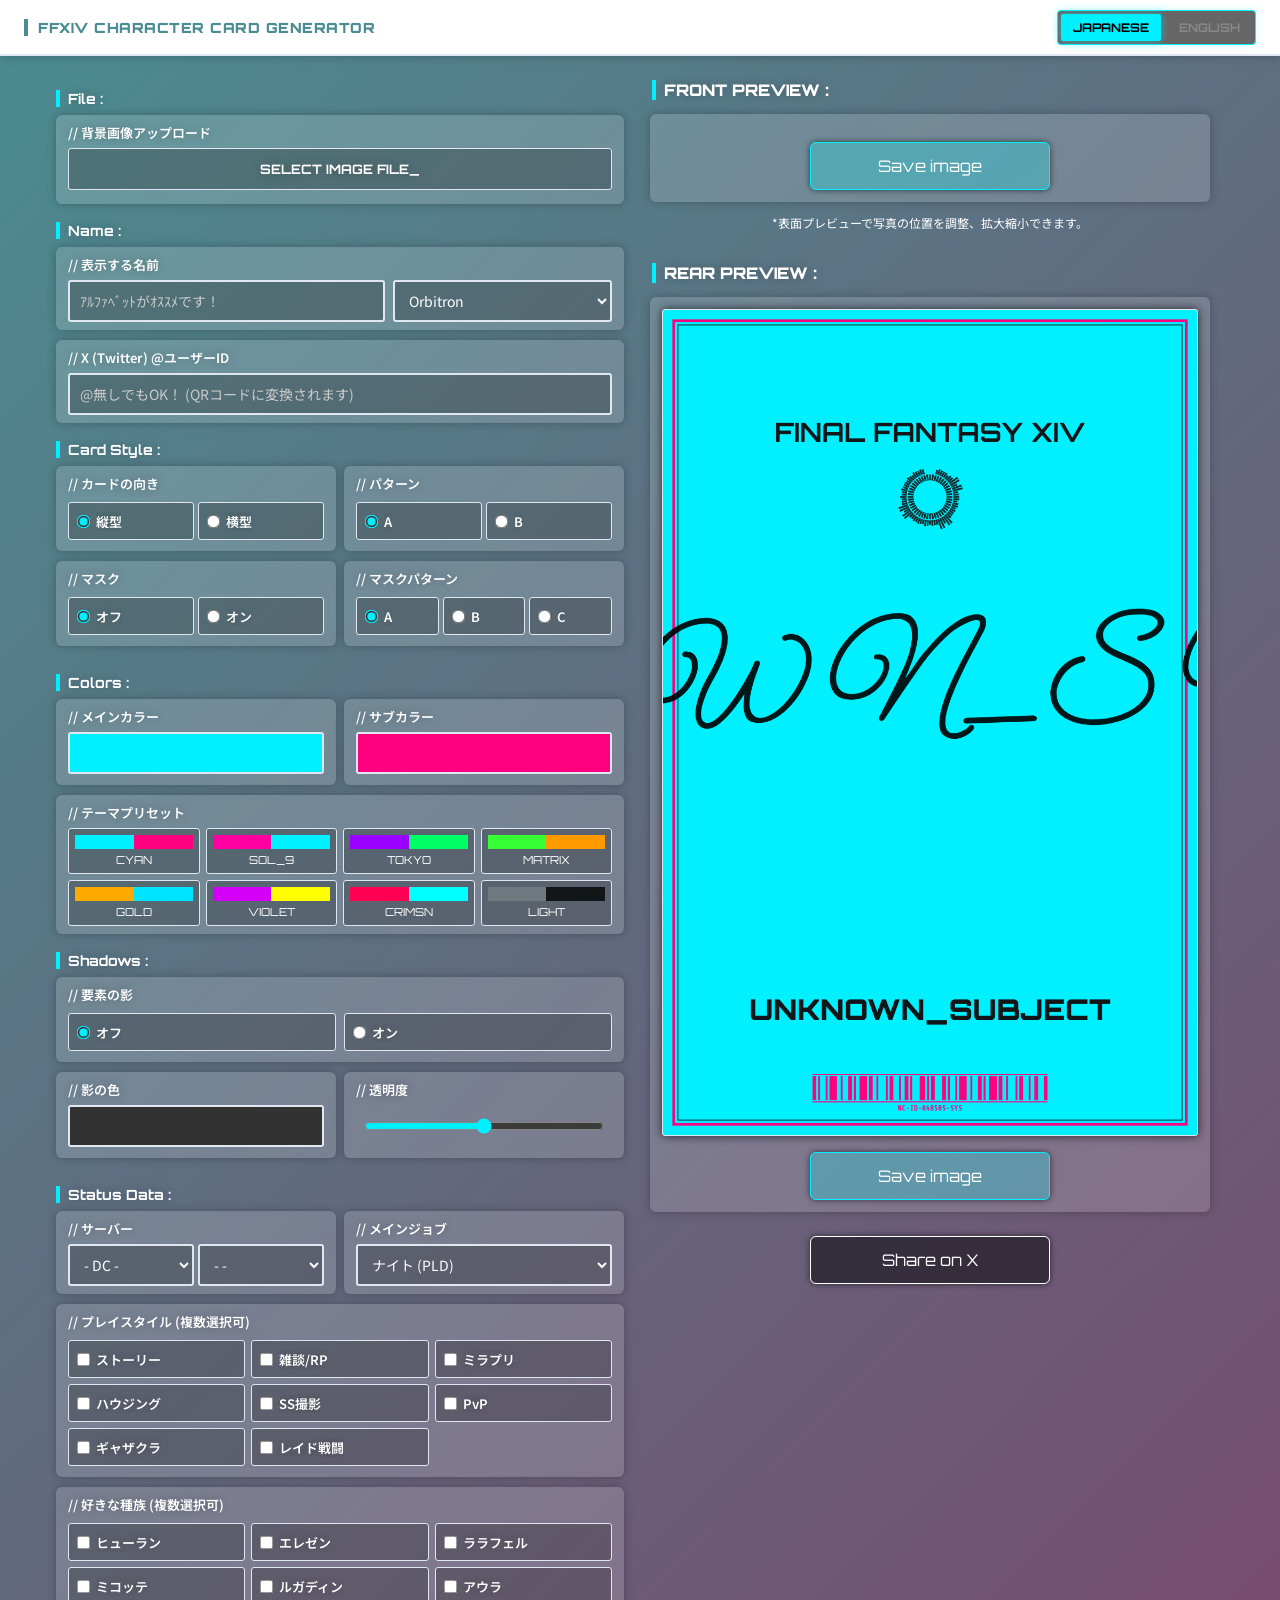
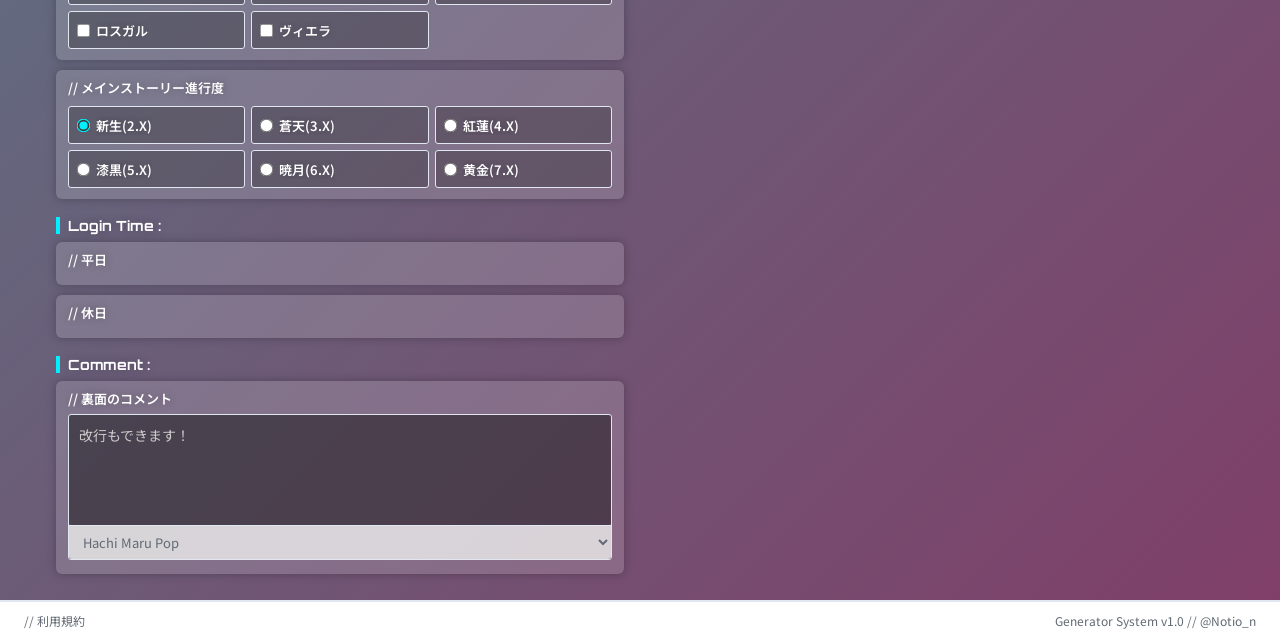
<file: index.html>
<!DOCTYPE html>
<!-- saved from url=(0031)https://mihaly-v.github.io/tst/ -->
<html lang="ja"><head><meta http-equiv="Content-Type" content="text/html; charset=UTF-8">
    
    <meta name="viewport" content="width=device-width, initial-scale=1.0">
    <title>FFXIV CHARACTER CARD GENERATOR</title>
    <link rel="preconnect" href="https://fonts.googleapis.com">
    <link rel="preconnect" href="https://fonts.gstatic.com" crossorigin>
    <link href="https://fonts.googleapis.com/css2?family=Meow+Script&display=swap" rel="stylesheet">
    <link href="https://fonts.googleapis.com/css2?family=Audiowide&family=Black+Han+Sans&family=Cinzel+Decorative:wght@400;700&family=Cinzel:wght@400..900&family=Dela+Gothic+One&family=Gasoek+One&family=Hachi+Maru+Pop&family=Major+Mono+Display&family=Montserrat:wght@100..900&family=Notable&family=Noto+Sans+JP&family=Orbitron:wght@400..900&display=swap" rel="stylesheet">    <link rel="stylesheet" href="style.css">
</head>
<body>

    <header>
        <div class="header-title" id="lblHeaderTitle">FFXIV CHARACTER CARD GENERATOR</div>
        <div class="lang-switcher">
            <button id="btnLangJP" class="active">
                <span class="lang-full">JAPANESE</span>
                <span class="lang-short">JP</span>
            </button>

            <button id="btnLangEN">
                <span class="lang-full">English</span>
                <span class="lang-short">EN</span>
            </button>
        </div>
    </header>

    <div class="center-wrapper">
        <div class="main-container">
            
            <div class="control-panel">
                <h3 class="section-title">File :</h3>
                <div class="form-group">
                    <label id="lblBgImage">背景画像アップロード</label>
                    <label class="custom-file-upload">
                        <input type="file" id="bgImage" accept="image/*">
                        <span id="file-upload-text">SELECT IMAGE FILE_</span>
                    </label>
                </div>
                <h3 class="section-title">Name :</h3>
                <div class="form-group">
                    <label id="lblCharName" for="charName">名前 (キャラクター名)</label>
                    <div class="name-input-container">
                        <input type="text" id="charName" value="" placeholder="ｱﾙﾌｧﾍﾞｯﾄがｵｽｽﾒです！">
                        <select id="textFontName">
                            <option class="font-orbitron" value="'Orbitron', sans-serif" selected>Orbitron</option>
                            <option class="font-cinzel" value="'Cinzel', serif">Cinzel</option>
                            <option class="font-cinzeldec" value="'Cinzel Decorative', serif">Cinzel Decorative</option>
                            <option class="font-montserrat" value="'Montserrat', sans-serif">Montserrat</option>
                            <option class="font-notojp" value="'Noto Sans JP', sans-serif">Noto Sans JP</option>
                            <option class="font-audiowide" value="'Audiowide', sans-serif">Audiowide</option>
                            <option class="font-blackhan" value="'Black Han Sans', sans-serif">Black Han Sans</option>
                            <option class="font-notable" value="'Notable', sans-serif">Notable</option>
                            <option class="font-gasoek" value="'Gasoek One', sans-serif">Gasoek One</option>
                            <option class="font-hachimaru" value="'Hachi Maru Pop', sans-serif">Hachi Maru Pop</option>
                            <option class="font-delagothic" value="'Dela Gothic One', sans-serif">Dela Gothic One</option>
                        </select>
                    </div>
                </div>

                <div class="form-group">
                    <label id="lblXID" for="xTwitterID">X (Twitter) @ユーザーID</label>
                    <input type="text" id="xTwitterID" value="" placeholder="@無しでもOK！ (QRコードに変換されます)">
                </div>

                

                <h3 class="section-title">Card Style :</h3>
                <div class="flex-row">
                    <div class="form-group">
                        <label id="lblOrientation">// カードの向き</label>
                        <div class="flex-row" style="gap:4px; margin-top:2px;">                        
                            <label class="radio-label"><input type="radio" name="cardOrientation" value="vertical" checked=""><span id="optVert">縦型</span></label>
                            <label class="radio-label"><input type="radio" name="cardOrientation" value="horizontal"><span id="optHoriz">横型</span></label>
                        </div>
                    </div>
                    <div class="form-group">
                        <label id="lblPattern">// パターン</label>
                        <div class="flex-row" style="gap:4px; margin-top:2px;">
                            <label class="radio-label"><input type="radio" name="layoutPattern" value="A" checked=""><span>A</span></label>
                            <label class="radio-label"><input type="radio" name="layoutPattern" value="B"><span>B</span></label>
                        </div>
                    </div>
                </div>
                <div class="flex-row">
                    <div class="form-group">
                        <label id="lblMask">// マスク</label>
                        <div class="flex-row" style="gap:4px; margin-top:2px;">
                            <label class="radio-label"><input type="radio" name="layoutMask" value="off" checked=""><span>オフ</span></label>
                            <label class="radio-label"><input type="radio" name="layoutMask" value="on"><span>オン</span></label>
                        </div>
                    </div>
                    <div class="form-group">
                        <label id="lblMaskPattern">// マスクパターン</label>
                        <div class="flex-row" style="gap:4px; margin-top:2px;">
                            <label class="radio-label"><input type="radio" name="layoutMaskPattern" value="mask-A.jpg" checked=""><span>A</span></label>
                            <label class="radio-label"><input type="radio" name="layoutMaskPattern" value="mask-B.jpg"><span>B</span></label>
                            <label class="radio-label"><input type="radio" name="layoutMaskPattern" value="mask-C.jpg"><span>C</span></label>
                        </div>
                    </div>
                </div>

                

                <h3 class="section-title">Colors :</h3>
                <div class="flex-row">
                    <div class="form-group">
                        <label id="lblCol1">メインカラー:</label>
                        <input type="color" id="themeColorPicker" value="#00f0ff">
                    </div>
                    <div class="form-group">
                        <label id="lblCol2">サブカラー:</label>
                        <input type="color" id="themeColorPicker2" value="#ff007f">
                    </div>
                </div>

                <div class="form-group">
                    <label id="lblColors">テーマプリセット</label>
                    <div class="palette-container" id="paletteContainer"><button type="button" class="palette-btn" title="CYAN"><div class="palette-preview"><div class="palette-color" style="background-color: rgb(0, 240, 255);"></div><div class="palette-color" style="background-color: rgb(255, 0, 127);"></div></div><span class="palette-label">CYAN</span></button><button type="button" class="palette-btn" title="SOL_9"><div class="palette-preview"><div class="palette-color" style="background-color: rgb(255, 0, 160);"></div><div class="palette-color" style="background-color: rgb(0, 240, 255);"></div></div><span class="palette-label">SOL_9</span></button><button type="button" class="palette-btn" title="TOKYO"><div class="palette-preview"><div class="palette-color" style="background-color: rgb(153, 0, 255);"></div><div class="palette-color" style="background-color: rgb(0, 255, 102);"></div></div><span class="palette-label">TOKYO</span></button><button type="button" class="palette-btn" title="MATRIX"><div class="palette-preview"><div class="palette-color" style="background-color: rgb(51, 255, 51);"></div><div class="palette-color" style="background-color: rgb(255, 153, 0);"></div></div><span class="palette-label">MATRIX</span></button><button type="button" class="palette-btn" title="GOLD"><div class="palette-preview"><div class="palette-color" style="background-color: rgb(255, 170, 0);"></div><div class="palette-color" style="background-color: rgb(0, 229, 255);"></div></div><span class="palette-label">GOLD</span></button><button type="button" class="palette-btn" title="VIOLET"><div class="palette-preview"><div class="palette-color" style="background-color: rgb(213, 0, 249);"></div><div class="palette-color" style="background-color: rgb(255, 255, 0);"></div></div><span class="palette-label">VIOLET</span></button><button type="button" class="palette-btn" title="CRIMSN"><div class="palette-preview"><div class="palette-color" style="background-color: rgb(255, 0, 85);"></div><div class="palette-color" style="background-color: rgb(0, 255, 255);"></div></div><span class="palette-label">CRIMSN</span></button><button type="button" class="palette-btn" title="LIGHT"><div class="palette-preview"><div class="palette-color" style="background-color: rgb(112, 120, 128);"></div><div class="palette-color" style="background-color: rgb(19, 22, 25);"></div></div><span class="palette-label">LIGHT</span></button></div>
                </div>
                <h3 class="section-title">Shadows :</h3>
                <div class="form-group" >
                    <label id="lblShadow">文字や要素の影：</label>
                    <div class="flex-row">
                        <label  class="radio-label"><input type="radio" name="textShadow" value="off" checked><span id="lblShadowOff">オフ</span></label>
                        <label  class="radio-label"><input type="radio" name="textShadow" value="on"><span id="lblShadowOn">オン</span></label>
                    </div>
                    
                </div>
                <div class="flex-row">
                    <div class="form-group">
                        <label id="lblShadowCol">影の色 :</label>
                        <input type="color" id="shadowColorPicker" value="#323232">
                    </div>
                    <div class="form-group">
                        <label id="lblAplha" for="alphaSlider">透明度 (Alpha):</label>
                        <div class="alphaWrap">
                            <input type="range" id="alphaSlider" min="0" max="1" step="0.01" value="0.5">
                            <span id="alphaValue">0.5</span>
                        </div>
                        <!-- <label class="radio-label"><input type="radio" name="textShadowColor" value="black" checked><span>黒</span></label>
                        <label class="radio-label"><input type="radio" name="textShadowColor" value="white"><span>白</span></label> -->
                    </div>
                </div>

                <h3 class="section-title">Status Data :</h3>
                <div class="flex-row">
                    <div class="form-group">
                        <label id="lblAffiliation">ワールド (DC / WORLD)</label>
                        <div class="flex-row" style="gap:4px;">
                            <select id="dcSelect">
                                <option value="" selected="">- DC -</option>
                                <option value="Secret">Secret</option>

                                <optgroup label="JP">
                                    <option value="Elemental">Elemental</option>
                                    <option value="Gaia">Gaia</option>
                                    <option value="Mana">Mana</option>
                                    <option value="Meteor">Meteor</option>
                                </optgroup>

                                <optgroup label="NA">
                                    <option value="Aether">Aether</option>
                                    <option value="Crystal">Crystal</option>
                                    <option value="Dynamis">Dynamis</option>
                                    <option value="Primal">Primal</option>
                                </optgroup>

                                <optgroup label="EU">
                                    <option value="Chaos">Chaos</option>
                                    <option value="Light">Light</option>
                                </optgroup>

                                <optgroup label="OC">
                                    <option value="Materia">Materia</option>
                                </optgroup>

                                <optgroup label="KR">
                                    <option value="Korea">Korea</option>
                                </optgroup>
                            </select>
                            <select id="worldSelect">
                                <option value="" selected="">- -</option>
                            </select>
                        </div>
                    </div>
                    
                    <div class="form-group">
                        <label id="lblMainJob" for="mainJob">メインジョブ</label>
                        <select id="mainJob"><optgroup label="タンク"><option value="ナイト">ナイト (PLD)</option><option value="戦士">戦士 (WAR)</option><option value="暗黒騎士">暗黒騎士 (DRK)</option><option value="ガンブレイカー">ガンブレイカー (GNB)</option></optgroup><optgroup label="ヒーラー"><option value="白魔道士">白魔道士 (WHM)</option><option value="学者">学者 (SCH)</option><option value="占星術師">占星術師 (AST)</option><option value="賢者">賢者 (SGE)</option></optgroup><optgroup label="近接"><option value="モンク">モンク (MNK)</option><option value="竜騎士">竜騎士 (DRG)</option><option value="忍者">忍者 (NIN)</option><option value="侍">侍 (SAM)</option><option value="リーパー">リーパー (RPR)</option><option value="ヴァイパー">ヴァイパー (VPR)</option></optgroup><optgroup label="遠隔物理"><option value="吟遊詩人">吟遊詩人 (BRD)</option><option value="機工士">機工士 (MCH)</option><option value="踊り子">踊り子 (DNC)</option></optgroup><optgroup label="遠隔魔法"><option value="黒魔道士">黒魔道士 (BLM)</option><option value="召喚士">召喚士 (SMN)</option><option value="赤魔道士">赤魔道士 (RDM)</option><option value="ピクトマンサー">ピクトマンサー (PCT)</option></optgroup></select>
                    </div>
                </div>

                <div class="form-group">
                    <label id="lblPlaystyle">プレイスタイル (複数選択可)</label>
                    <div class="checkbox-grid" id="playstyleGrid">
                        <label class="checkbox-label"><input type="checkbox" name="style" value="ストーリー"><span>ストーリー</span></label>
                        <label class="checkbox-label"><input type="checkbox" name="style" value="雑談/RP"><span>雑談/RP</span></label>
                        <label class="checkbox-label"><input type="checkbox" name="style" value="ミラプリ"><span>ミラプリ</span></label>
                        <label class="checkbox-label"><input type="checkbox" name="style" value="ハウジング"><span>ハウジング</span></label>
                        <label class="checkbox-label"><input type="checkbox" name="style" value="SS撮影"><span>SS撮影</span></label>
                        <label class="checkbox-label"><input type="checkbox" name="style" value="PvP"><span>PvP</span></label>
                        <label class="checkbox-label"><input type="checkbox" name="style" value="ギャザクラ"><span>ギャザクラ</span></label>
                        <label class="checkbox-label"><input type="checkbox" name="style" value="レイド戦闘"><span>レイド戦闘</span></label>
                    </div>
                </div>

                <div class="form-group">
                    <label id="lblFavRace">好きな種族 (複数選択可)</label>
                    <div class="checkbox-grid" id="raceGrid">
                        <label class="checkbox-label"><input type="checkbox" name="race" value="Hyur"><span>ヒューラン</span></label>
                        <label class="checkbox-label"><input type="checkbox" name="race" value="Elezen"><span>エレゼン</span></label>
                        <label class="checkbox-label"><input type="checkbox" name="race" value="Lalafell"><span>ララフェル</span></label>
                        <label class="checkbox-label"><input type="checkbox" name="race" value="Miqo&#39;te"><span>ミコッテ</span></label>
                        <label class="checkbox-label"><input type="checkbox" name="race" value="Roegadyn"><span>ルガディン</span></label>
                        <label class="checkbox-label"><input type="checkbox" name="race" value="Au Ra"><span>アウラ</span></label>
                        <label class="checkbox-label"><input type="checkbox" name="race" value="Hrothgar"><span>ロスガル</span></label>
                        <label class="checkbox-label"><input type="checkbox" name="race" value="Viera"><span>ヴィエラ</span></label>
                    </div>
                </div>

                <div class="form-group">
                    <label id="lblProgress">メインストーリー進行度</label>
                    <div id="progressGroup" class="story-progress-grid"><label class="radio-label"><input type="radio" name="progress" value="0"><span>新生(2.X)</span></label><label class="radio-label"><input type="radio" name="progress" value="1"><span>蒼天(3.X)</span></label><label class="radio-label"><input type="radio" name="progress" value="2"><span>紅蓮(4.X)</span></label><label class="radio-label"><input type="radio" name="progress" value="3"><span>漆黒(5.X)</span></label><label class="radio-label"><input type="radio" name="progress" value="4"><span>暁月(6.X)</span></label><label class="radio-label"><input type="radio" name="progress" value="5"><span>黄金(7.X)</span></label></div>
                </div>

                <h3 class="section-title" id="lblLoginTime">Login Time :</h3>
                <div class="section">
                    <div class="form-group">

                    <label id="lblWeekday">平日</label>
                    <div id="weekdayTimeGrid" class="time-grid"></div>
                    </div>
                    <div class="form-group">
                    <label id="lblWeekend" >休日</label>
                    <div id="weekendTimeGrid" class="time-grid"></div>
                </div>

                <h3 class="section-title" id="lblLoginTime">Comment :</h3>
                <div class="form-group">
                    <label id="lblComment">裏面のコメント</label>
                    <div class="comment-container">
                        <textarea id="backComment" rows="5" placeholder="改行もできます！"></textarea>
                        <select id="textFontComment" class="comment-font-select">
                            <option class="font-hachimaru" value="'Hachi Maru Pop', sans-serif" selected>Hachi Maru Pop</option>
                            <option class="font-orbitron" value="'Orbitron', sans-serif">Orbitron</option>
                            <option class="font-cinzel" value="'Cinzel', serif">Cinzel</option>
                            <option class="font-cinzeldec" value="'Cinzel Decorative', serif">Cinzel Decorative</option>
                            <option class="font-montserrat" value="'Montserrat', sans-serif">Montserrat</option>
                            <option class="font-notojp" value="'Noto Sans JP', sans-serif">Noto Sans JP</option>
                            <option class="font-audiowide" value="'Audiowide', sans-serif">Audiowide</option>
                            <option class="font-blackhan" value="'Black Han Sans', sans-serif">Black Han Sans</option>
                            <option class="font-notable" value="'Notable', sans-serif">Notable</option>
                            <option class="font-gasoek" value="'Gasoek One', sans-serif">Gasoek One</option>
                            <option class="font-delagothic" value="'Dela Gothic One', sans-serif">Dela Gothic One</option>
                        </select>
                    </div>
                </div>
                </div>
            </div>

            <div class="preview-panel">
                <div class="neon-badge">FRONT PREVIEW :</div>
                <div class="preview-wrapper">
                    
                    <div class="preview-fit">
                        <div class="preview">
                            <canvas id="background-layer" width="1000" height="1545"></canvas>
                            <canvas id="ui-layer" width="1000" height="1545"></canvas>
                        </div>
                    </div>
                    <button class="save-btn" id="save-btn">Save image</button>
                    <!-- <div class="image-clip-container" id="frontClipBox"> -->
                        <!-- <img id="resultLoadImage" class="preview-image interactive-front" alt="Front Card Preview" src="" alt=""> -->
                        <img id="resultImage" class="preview-image interactive-front" alt="Front Card Preview"src="[data-uri]">
                    <!-- </div> -->
                </div>
                <div id="lblInst" class="inst-text">*表面プレビューで写真の位置を調整、拡大縮小できます。</div>
                <div class="neon-badge">REAR PREVIEW :</div>
                <div class="preview-wrapper">
                    
                    <div class="image-clip-container" id="backClipBox">
                        <img id="resultImageBack" class="preview-image" alt="Rear Card Preview" src="[data-uri]">
                    </div>
                    <button class="saveBack-btn" id="saveBack-btn">Save image</button>
                </div>
                <button class="x-btn" id="x-btn">Share on X</button>
            </div>

        </div>
    </div>

    <footer>
        <div><a href="terms.html" class="footer-link" id="lblFooterTerms">利用規約</a></div>
        <div>Generator System v1.0 // <a href="https://x.com/Notio_n" target="_blank" rel="noopener noreferrer" class="footer-link">@Notio_n</a></div>
    </footer>

    
    <canvas id="cardCanvas" width="1000" height="1545"></canvas>
    <canvas id="cardLoadCanvas" width="1000" height="1545"></canvas>
    <canvas id="cardCanvasBack" width="1000" height="1545"></canvas>

    <!-- <div class="preview">
        <canvas id="background-layer" width="1000" height="1545"></canvas>
        <canvas id="ui-layer" width="1000" height="1545"></canvas>
    </div> -->

    <div id="hiddenQrContainer"></div>

    <script src="qrcode.min.js"></script>
    <!-- <script src="./index_files/script.js.ダウンロード"></script> -->
    <script src="scriptMask.js"></script>
</body></html>
</file>
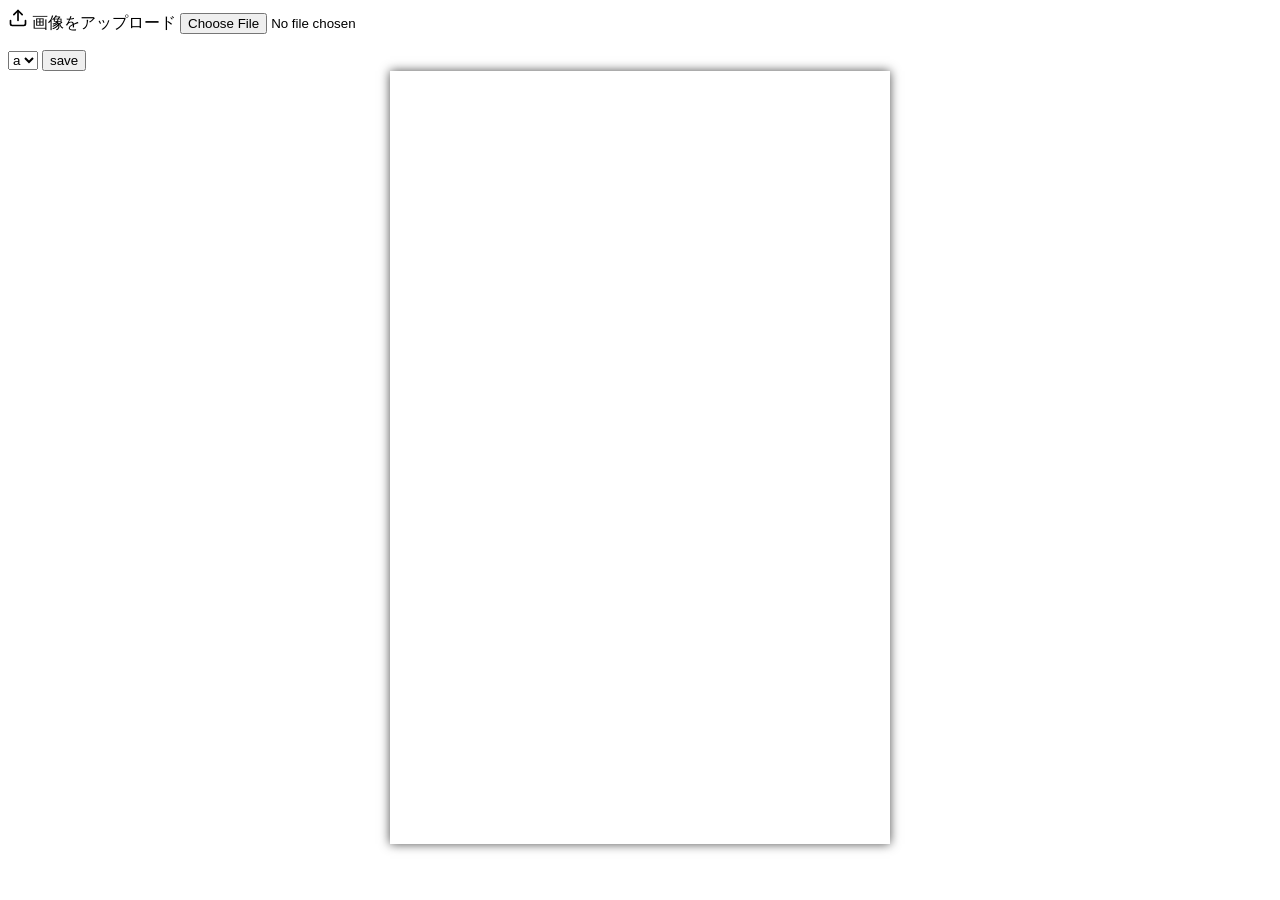
<file: test.html>
<!DOCTYPE html>
<html lang="ja">
<head>
    <meta charset="UTF-8">
    <meta name="viewport" content="width=device-width, initial-scale=1.0">
    <title>Document</title>
    <style>
        .preview {
            /* background-color: aqua; */
            position: relative;
            height: 772.5px !important;
            width: 500px !important;
            box-shadow: 0 0 10px rgba(0, 0, 0, 0.7);
            margin: 0 auto;
        }
        canvas {
            
            position: absolute;
            top: 0;
            left: 0;
            width: 100% !important;
            height: 100% !important;
            object-fit: contain;
        }
    </style>
</head>
<body>
    <div id="top-controls" class="control-section">
        <label for="uploadImage" class="file-upload-label">
            <svg xmlns="http://www.w3.org/2000/svg" width="20" height="20" viewBox="0 0 24 24" fill="none" stroke="currentColor" stroke-width="2" stroke-linecap="round" stroke-linejoin="round"><path d="M21 15v4a2 2 0 0 1-2 2H5a2 2 0 0 1-2-2v-4"></path><polyline points="17 8 12 3 7 8"></polyline><line x1="12" x2="12" y1="3" y2="15"></line></svg>
            <span>画像をアップロード</span>
        </label>
        <input type="file" id="uploadImage" accept="image/*" class="file-upload-input">
        <p id="fileName" class="file-name-display"></p>
    </div>

    <div>
        <select id="templateSelect">
            <option value="a">a</option>
            <option value="b">b</option>
            <option value="c">c</option>
        </select>
        <button id="save-btn">save</button>
    </div>

    <div class="preview">
        <canvas id="background-layer" width="1000" height="1545"></canvas>
        <canvas id="ui-layer" width="1000" height="1545"></canvas>
    </div>
</body>
<script>
    const BASE_WIDTH = 1000;
    const BASE_HEIGHT = 1545;
    const SCALE_FACTOR = 1.0; 
    const CANVAS_WIDTH = BASE_WIDTH * SCALE_FACTOR;
    const CANVAS_HEIGHT = BASE_HEIGHT * SCALE_FACTOR;

    const backgroundLayer = document.getElementById('background-layer');
    const uiLayer = document.getElementById('ui-layer');
    const bgCtx = backgroundLayer.getContext('2d');
    const uiCtx = uiLayer.getContext('2d');

    // ★最適化: アイコン群をキャッシュしておくためのCanvas（これにアイコンを全部描く）
    const iconCompositeCanvas = document.createElement('canvas');
    iconCompositeCanvas.width = CANVAS_WIDTH;
    iconCompositeCanvas.height = CANVAS_HEIGHT;
    const iconCompositeCtx = iconCompositeCanvas.getContext('2d');
    
    const fileNameDisplay = document.getElementById('fileName');
    const uploadImageInput = document.getElementById('uploadImage');

    // imageTransformに minScale を追加
    let imageTransform = { 
        img: null, 
        x: BASE_WIDTH / 2, 
        y: BASE_HEIGHT / 2, 
        scale: 1.0, 
        minScale: 1.0, // ★追加
        isDragging: false, 
        lastX: 0, 
        lastY: 0 
    };

// 画像アップロード時の処理を修正
uploadImageInput.addEventListener('change', (e) => {
    const file = e.target.files[0];
    if (!file) { imageTransform.img = null; drawUserImageLayer(); return; }
    fileNameDisplay.textContent = file.name;
    const reader = new FileReader();
    reader.onload = (event) => {
        const img = new Image();
        img.onload = () => {
            imageTransform.img = img;
            imageTransform.x = BASE_WIDTH / 2;
            imageTransform.y = BASE_HEIGHT / 2;
            
            const canvasAspect = BASE_WIDTH / BASE_HEIGHT;
            const imgAspect = img.width / img.height;
            
            // ★余白を出さない（cover）ための最小拡大率を計算
            // 横長画像なら高さをCanvasに合わせ、縦長画像なら幅をCanvasに合わせる
            imageTransform.minScale = (imgAspect > canvasAspect) 
                ? (BASE_HEIGHT / img.height) 
                : (BASE_WIDTH / img.width);
            
            // 初期状態は最小スケール（画面ぴったり）にする
            imageTransform.scale = imageTransform.minScale;
            
            drawUserImageLayer(); 
        };
        img.src = event.target.result;
    };
    reader.readAsDataURL(file);
});    
    // Layer 1: ユーザー画像
        const drawUserImageLayer = () => {
            bgCtx.setTransform(1, 0, 0, 1, 0, 0); 
            bgCtx.clearRect(0, 0, CANVAS_WIDTH, CANVAS_HEIGHT);
            bgCtx.fillStyle = '#000000';
            bgCtx.fillRect(0, 0, CANVAS_WIDTH, CANVAS_HEIGHT);
            
            if (imageTransform.img) {
                bgCtx.save();
                bgCtx.translate(imageTransform.x, imageTransform.y);
                bgCtx.scale(imageTransform.scale, imageTransform.scale);
                bgCtx.drawImage(imageTransform.img, -imageTransform.img.width / 2, -imageTransform.img.height / 2);
                bgCtx.restore();
            }
        };

    // 画像アップロード
        uploadImageInput.addEventListener('change', (e) => {
            const file = e.target.files[0];
            if (!file) { imageTransform.img = null; drawUserImageLayer(); return; }
            fileNameDisplay.textContent = file.name;
            const reader = new FileReader();
            reader.onload = (event) => {
                const img = new Image();
                img.onload = () => {
                    imageTransform.img = img;
                    imageTransform.x = BASE_WIDTH / 2;
                    imageTransform.y = BASE_HEIGHT / 2;

                    const canvasAspect = BASE_WIDTH / BASE_HEIGHT;
                    const imgAspect = img.width / img.height;

                    imageTransform.minaScale = (imgAspect > canvasAspect) 
                    ? (BASE_HEIGHT / img.height) 
                    : (BASE_WIDTH / img.width);

                    // 初期状態は最小スケール（画面ぴったり）にする
                    imageTransform.scale = imageTransform.minScale;

                    drawUserImageLayer(); 
                };
                img.src = event.target.result;
            };
            reader.readAsDataURL(file);
        });
    //
    // --- 拡大縮小・移動 (UIレイヤーでのイベント) ---
    let isDragging = false;
    let animationFrameId = null;
    let initialDistance = 0;
    let initialScale = 1.0;

    const getDistance = (touches) => {
        const dx = touches[0].clientX - touches[1].clientX;
        const dy = touches[0].clientY - touches[1].clientY;
        return Math.sqrt(dx * dx + dy * dy);
    };

    uiLayer.addEventListener('wheel', (e) => {
        if (!imageTransform.img) return;
        e.preventDefault();
        const scaleAmount = 0.1;
        if (e.deltaY < 0) {
            imageTransform.scale += scaleAmount;
        } else {
            // ★ 0.1 ではなく minScale で制限する
            imageTransform.scale = Math.max(imageTransform.minScale, imageTransform.scale - scaleAmount);
        }
        
        // ★縮小した結果、位置がズレて余白が出るのを防ぐため、移動制限関数を呼ぶ（後述）
        checkBounds();

        if (!animationFrameId) {
            animationFrameId = requestAnimationFrame(() => {
                drawUserImageLayer();
                animationFrameId = null;
            });
        }
    });

    // ★新しく追加する移動制限関数
    const checkBounds = () => {
        if (!imageTransform.img) return;

        // 現在のスケールでの画像サイズ
        const scaledWidth = imageTransform.img.width * imageTransform.scale;
        const scaledHeight = imageTransform.img.height * imageTransform.scale;

        // 中心座標(x, y)が移動できる限界を計算
        // 例：画像左端が0を超えない ＝ 中心xは (scaledWidth / 2) 以下にはならない
        const minX = BASE_WIDTH - (scaledWidth / 2);
        const maxX = scaledWidth / 2;
        const minY = BASE_HEIGHT - (scaledHeight / 2);
        const maxY = scaledHeight / 2;

        // 算出した範囲内に中心座標を丸める（clamp）
        imageTransform.x = Math.max(minX, Math.min(maxX, imageTransform.x));
        imageTransform.y = Math.max(minY, Math.min(maxY, imageTransform.y));
    };

    const handleStart = (e) => {
        if (!imageTransform.img) return;
        e.preventDefault();
        if (e.touches && e.touches.length === 2) {
            isDragging = false;
            initialDistance = getDistance(e.touches);
            initialScale = imageTransform.scale;
        } else {
            isDragging = true;
            const loc = e.touches ? e.touches[0] : e;
            imageTransform.lastX = loc.clientX;
            imageTransform.lastY = loc.clientY;
        }
    };

    const handleMove = (e) => {
        if (!imageTransform.img) return;
        e.preventDefault();
        if (animationFrameId) return;

        if (e.touches && e.touches.length === 2) {
            const currentDistance = getDistance(e.touches);
            if (initialDistance > 0) {
                const newScale = initialScale * (currentDistance / initialDistance);
                // ★ここも minScale に変更
                imageTransform.scale = Math.max(imageTransform.minScale, newScale);
            }
        } else if (isDragging) {
            const loc = e.touches ? e.touches[0] : e;
            // マウスの移動をCanvasの解像度スケールに変換する際、
            // 実際の表示サイズ（CSSの500px）とCanvasの内部解像度（1000px）の比率を考慮
            const displayToInternalScale = BASE_WIDTH / 500; // 1000 / 500 = 2
            
            const dx = (loc.clientX - imageTransform.lastX) * displayToInternalScale; 
            const dy = (loc.clientY - imageTransform.lastY) * displayToInternalScale;
            
            imageTransform.x += dx; 
            imageTransform.y += dy; 
            imageTransform.lastX = loc.clientX; 
            imageTransform.lastY = loc.clientY; 
        }

        // ★座標を計算した後に制限をかける
        checkBounds();

        animationFrameId = requestAnimationFrame(() => {
            drawUserImageLayer();
            animationFrameId = null;
        });
    };

    const handleEnd = () => { isDragging = false; initialDistance = 0; };    
    
    uiLayer.addEventListener('mousedown', handleStart);
    window.addEventListener('mousemove', handleMove);
    window.addEventListener('mouseup', handleEnd);
    // uiLayer.addEventListener('touchstart', handleStart, { passive: false });
    // uiLayer.addEventListener('touchmove', handleMove, { passive: false });
    // window.addEventListener('touchend', handleEnd);



    // ★最適化: UIレイヤーへの最終合成（キャッシュ + 文字）
    const drawUiLayer = async () => {
        uiCtx.setTransform(1, 0, 0, 1, 0, 0);
        uiCtx.clearRect(0, 0, CANVAS_WIDTH, CANVAS_HEIGHT);
        
        // 1. キャッシュしたアイコン群を描画（高速）
        uiCtx.drawImage(iconCompositeCanvas, 0, 0);

        // // 2. 名前を描画（これだけ毎回計算）
        // if (state.characterName && state.font) {
        //     const fontName = state.font.split(',')[0].replace(/'/g, '');
        //     const nameArea = NAME_COORDS[state.position];
        //     let fontSize = 50;
        //     uiCtx.font = `${fontSize}px "${fontName}"`;
        //     while(uiCtx.measureText(state.characterName).width > nameArea.width && fontSize > 10) { fontSize--; uiCtx.font = `${fontSize}px "${fontName}"`; }
        //     uiCtx.fillStyle = state.nameColor || '#ffffff';
        //     uiCtx.textAlign = 'center'; uiCtx.textBaseline = 'middle';
        //     uiCtx.fillText(state.characterName, nameArea.x + nameArea.width / 2, nameArea.y + nameArea.height / 2);
        uiCtx.font = '48px serif';
        uiCtx.fillStyle = '#ffffff';
        uiCtx.fillText("abcx", 50, 50);
        // }
    };

    const redrawUiOnly = async () => {
        // updateState();
        await drawUiLayer(); // キャッシュを使うので超高速
    };

    templateSelect.addEventListener('change', async () => {
        await redrawUiOnly();
    });

    const templateConfig = {
        'a': {name: "a"},
        'b': {name: "b"},
        'c': {name: "c"}
    };


    // --- 2. 合成とダウンロードの処理 ---
    document.getElementById('save-btn').addEventListener('click', () => {
      // 画面には表示しない、合成用のcanvasをメモリ上に作成
      const offscreenCanvas = document.createElement('canvas');
      offscreenCanvas.width = backgroundLayer.width;   // サイズを合わせる
      offscreenCanvas.height = backgroundLayer.height;
      const oCtx = offscreenCanvas.getContext('2d');

      // 【重要】下のレイヤーから順番に、スタンプを押すように描画していく
      oCtx.drawImage(backgroundLayer, 0, 0); // まず背景
      oCtx.drawImage(uiLayer, 0, 0); // その上に手前を重ねる

      // canvasの内容をデータURL（PNG形式）に変換
      const dataURL = offscreenCanvas.toDataURL('image/png');

      // 擬似的にリンクを作って自動クリックし、ダウンロードさせる
      const link = document.createElement('a');
      link.download = 'combined-image.png'; // 保存時のファイル名
      link.href = dataURL;
      link.click(); // ダウンロード実行
    });
</script>
</html>
</file>
<file: style.css>
:root {
    --bg-main: #f1f3f7;
    --bg-panel: #ffffff;
    --text-main: #131619;
    --text-muted: #626973;
    --border-flat: #e1e7f0;
    --border-focus: #00f0ff;
    
    --radius-sm: 3px;
    --radius-md: 6px;
    --transition: all 0.15s ease-in-out;
}

* { box-sizing: border-box; margin: 0; padding: 0; }

/* それぞれのoption用のフォント指定 */
.font-orbitron  { font-family: 'Orbitron', sans-serif; }
.font-cinzel    { font-family: 'Cinzel', serif; }
.font-montserrat{ font-family: 'Montserrat', sans-serif; }
.font-techmono  { font-family: 'Share Tech Mono', monospace; }
.font-notojp    { font-family: 'Noto Sans JP', sans-serif; }
.font-mplus     { font-family: 'M PLUS 1p', sans-serif; }
.font-notokr    { font-family: 'Noto Sans KR', sans-serif; }
.font-blackhan  { font-family: 'Black Han Sans', sans-serif; }
.font-rubik     { font-family: 'Rubik 80s Fade', sans-serif; }
.font-syncopate { 
  font-family: 'Syncopate', sans-serif; 
  text-transform: uppercase; 
}
.font-audiowide { 
  font-family: 'Audiowide', sans-serif; 
}
.font-majormono { 
  font-family: 'Major Mono Display', monospace;
}
.font-stalinist { 
  font-family: 'Stalinist One', sans-serif; 
}
.font-notable { 
  font-family: 'Notable', sans-serif; 
}
.font-cinzeldec { 
  font-family: 'Cinzel Decorative', serif; 
}
.font-gasoek { 
  font-family: 'Gasoek One', sans-serif; 
}
.font-delagothic { 
  font-family: 'Dela Gothic One', sans-serif; 
}
.font-hachimaru { 
  font-family: 'Hachi Maru Pop', sans-serif; 
}

body {
    font-family:  'Noto Sans JP', Arial, sans-serif;
    /* background-color: var(--bg-main); */
    background-color:#d8e6e9;
    background: linear-gradient(135deg, #c1c6ce 0%, #d7d9db 100%);
    background: linear-gradient(135deg, #4a8c91 0%, #803e68 100%);
    color: var(--text-main);
    display: flex;
    flex-direction: column;
    min-height: 100vh;
    overflow-x: hidden;
}

header {
    background-color: var(--bg-panel);
    border-bottom: 2px solid var(--border-flat);
    padding: 0 24px;
    display: flex;
    justify-content: space-between;
    align-items: center;
    height: 56px;
    z-index: 100;
    box-shadow: 0 0 10px rgba(0, 0, 0, 0.25);
}
.header-title {
    font-family: 'Orbitron', sans-serif;
    font-size: 14px;
    font-weight: 900;
    /* color: var(--text-main); */
    color: #4a8c91;
    letter-spacing: 0.5px;
    padding-left: 10px;
    border-left: 4px solid #4a8c91;
}
/* .lang-switcher { display: flex; gap: 6px; } */
.lang-btn {
    background: var(--bg-main);
    border: 1px solid var(--border-flat);
    color: var(--text-muted);
    padding: 4px 12px;
    font-family: 'Orbitron', sans-serif;
    font-size: 11px;
    font-weight: 700;
    cursor: pointer;
    border-radius: var(--radius-sm);
}
.lang-btn.active, .lang-btn:hover {
    background: var(--text-main);
    color: #fff;
    border-color: var(--text-main);
}

.center-wrapper {
    flex: 1;
    display: flex;
    justify-content: center;
    width: 100%;
    /* background-color: var(--bg-main); */
}

.main-container {
    display: flex;
    flex-direction: row; 
    flex-wrap: nowrap;
    justify-content: center; /* 一体化させ中央へ寄せる */
    width: 100%;
    max-width: 1220px; /* ⚠️ 600px + 600px + 間隔固定20px = 1220px */
    /* height: calc(100vh - 56px); */
    height: auto;
}

/* ⚙️ 左側：メニュー (最大横幅 600px) */
.control-panel {
    width: 50%;
    max-width: 600px; /* 👈 600pxに固定制限 */
    flex-shrink: 0;
    /* background-color: var(--bg-panel);
    border-left: 2px solid var(--border-flat); */
    padding: 16px;
    overflow-y: auto;
}

/* 🖼️ 右側：プレビュー (最大横幅 600px / 間隔は20pxで完全固定) */
.preview-panel {
    width: 50%;
    max-width: 600px; /* 👈 600pxに固定制限 */
    flex-shrink: 0;
    /* background-color: var(--bg-main);
    border-left: 20px solid var(--bg-main); 
    border-right: 2px solid var(--border-flat); */
    padding: 20px 20px 20px 0;
    display: flex;
    flex-direction: column;
    align-items: center;
    justify-content: flex-start;
    overflow-y: auto;
    gap: 8px;
}

.save-btn,.saveBack-btn {
    position: relative; 
    overflow: hidden;  
    background-color: rgba(0, 250, 255, 0.25);
    color: #ffffff;
    border: 1px solid #00f0ff;
    margin-top: 16px;
    width: 240px;
    height: 48px;
    /* border: 1px solid #ffffff; */
    border-radius: 6px;
    font-size: 16px;
    font-family: 'Orbitron', sans-serif;
    cursor: pointer;
    box-shadow: 0 0 6px rgba(0, 0, 0, 0.6);
    /* transition: all 0.3s ease; */
}
.x-btn {
    position: relative; 
    overflow: hidden;
    margin-top: 16px;
    width: 240px;
    height: 48px;
    color: #ffffff;
    background-color: rgba(0, 0, 0, 0.5);
    border: 1px solid #ffffff;
    border-radius: 6px;
    font-size: 16px;
    font-family: 'Orbitron', sans-serif;
    cursor: pointer;
    box-shadow: 0 0 6px rgba(0, 0, 0, 0.6);
}

.save-btn::after,.saveBack-btn::after,.x-btn::after {
    content: '';
    position: absolute;
    top: 0;
    left: -100%; /* スタート時はボタンの左側に隠しておく */
    width: 50%;  /* 光の線の幅 */
    height: 100%;
    
    /* 斜めの白いグラデーション光を作る */
    background: linear-gradient(
        90deg, 
        rgba(255, 255, 255, 0) 0%, 
        rgba(255, 255, 255, 0.6) 50%, 
        rgba(255, 255, 255, 0) 100%
    );
    
    transform: skewX(-25deg); /* 線を斜めにする */    
}

.save-btn:hover,.saveBack-btn:hover,.x-btn:hover {
    background-color: rgba(0, 250, 255, 0.5);
    color: #ffffff;
    border: 1px solid #00f0ff;
    box-shadow: 0 0 6px rgba(0, 0, 0, 0.6);
}
.x-btn:hover {
    background-color: rgba(0, 0, 0, 0.5);
    color: #00f0ff;
    border: 1px solid #00f0ff;
    box-shadow: 0 0 6px rgba(0, 0, 0, 0.6);
}
.save-btn:hover::after,.saveBack-btn:hover::after,.x-btn:hover::after {

    animation: btnAnimation 1.6s ease-in-out forwards infinite;
}
@keyframes btnAnimation{
0% {
    left: -100%;
  }
  100% {
    left: 150%; /* ボタンの右側まで完全に突き抜ける */
  }
}

.section-title {
    font-family: 'Orbitron', sans-serif;
    font-size: 14px;
    /* color: var(--text-main); */
    color: #ffffff;
    margin: 18px 0 8px 0;
    /* border-left: 4px solid var(--text-main); */
    border-left: 4px solid #00f0ff;
    padding-left: 8px;
    text-shadow: 0 0 10px rgba(0, 0, 0, 0.25);
}

.form-group {
    margin-bottom: 10px;
    /* background: var(--bg-main); */
    background-color: rgba(255, 255, 255, 0.15);
    padding: 8px 12px;
    border-radius: var(--radius-md);
    box-shadow: 0 0 10px rgba(0, 0, 0, 0.25);
}

label {
    display: block;
    font-size: 13px;
    font-weight: 600;
    margin-bottom: 6px;
    /* color: var(--text-muted); */
    /* color:#3a3a3a; */
    color: #ffffff;
    text-shadow: 0 0 10px rgba(0, 0, 0, 0.25);
}

/*  日本語・英語切り替え時にフォントサイズや高さがガタつかないよう固定統一 */
input[type="text"], select, textarea {
    width: 100%;
    height: 42px; 
    /* background-color: var(--bg-panel); */
    border: 2px solid var(--border-flat);
    /* color: var(--text-main); */
    padding: 0 10px; /* 上下パディングを排しheightベースで中央寄せ */
    font-family: 'Noto Sans JP', sans-serif; 
    font-size: 14px; 
    border-radius: var(--radius-sm);
    transition: var(--transition);
    color: #ffffff;
    background-color: rgba(0, 0, 0, 0.25);
}
select option,optgroup {
    color: #ffffff;
    background-color: #606060;
}
input[type="text"]::placeholder { 
    flex: 1.5; color: #cacaca;
}
textarea {
    height: 110px; /* テキストエリアのみ独自の高さを許可 */
    padding: 10px;
}
input[type="text"]:focus, select:focus, textarea:focus {
    border-color: var(--border-focus);
    outline: none;
}

.name-input-container { display: flex; gap: 8px; }
.name-input-container input { 
    flex: 1.5; color: #ffffff;
    background-color: rgba(0, 0, 0, 0.25);
}
.name-input-container input::placeholder { 
    flex: 1.5; color: #cacaca;
}
.name-input-container select { 
    flex: 1; color: #ffffff;
    background-color: rgba(0, 0, 0, 0.25);
}

.custom-file-upload {
    display: flex;
    align-items: center;
    justify-content: center;
    width: 100%;
    height: 42px; /* 👈 高さを他のフォームと統一 */
    /* background-color: var(--bg-panel); */
    border: 1px solid var(--border-flat);
    /* color: var(--text-main); */
    font-family: 'Orbitron', sans-serif;
    font-size: 13px;
    font-weight: 700;
    border-radius: var(--radius-sm);
    cursor: pointer;
    transition: var(--transition);
    color: #ffffff;
    background-color: rgba(0, 0, 0, 0.25);
}
.custom-file-upload:hover {
    border-color: var(--border-focus);
    background-color: rgba(0, 240, 255, 0.02);
}
.custom-file-upload input[type="file"] { display: none; }

.comment-container {
    /* background-color: var(--bg-panel); */
    border: 1px solid var(--border-flat);
    border-radius: var(--radius-sm);
    display: flex;
    flex-direction: column;
    background-color: rgba(0, 0, 0, 0.25);
    margin-bottom: 6px;
}
.comment-container textarea::placeholder {
    color: #cacaca;
}
.comment-container:focus-within { border-color: var(--border-focus); }
.comment-container textarea {
    border: none;
    resize: none;
    
}
.comment-font-select {
    border: none;
    border-top: 1px solid var(--border-flat);
    /* background-color: var(--bg-main); */
    border-radius: 0 0 var(--radius-sm) var(--radius-sm);
    height: 34px; /* セレクトボックス単体で収まるサイズ */
    font-size: 13px;
    cursor: pointer;
    color: #626973;
    background-color: rgba(255, 255, 255, 0.75)   ;
}

.flex-row { display: flex; gap: 8px; }
.flex-row > * { flex: 1; min-width: 0; }

input[type="radio"],
input[type="checkbox"],
input[type="range"] {
  accent-color: #00f0ff; /* 選択時の色を指定 */
  border: solid #fff;
}
input[type="range"] {
    width: 100%;
    max-width: 240px;
}

.alphaWrap {
    padding-top: 10px;
    text-align: center;
    /* font-family: "Orbitron", sans-serif; */
}
.alphaWrap span {
    display: none;
}


/* 🌟 プレイスタイル、好きな種族、ストーリーを「横3列」に完全固定 */
.checkbox-grid, .story-progress-grid {
    display: grid;
    grid-template-columns: repeat(3, 1fr); /* 👈 厳格に3等分 */
    gap: 0px 6px;
}
.checkbox-label, .radio-label {
    display: flex;
    align-items: center;
    gap: 6px;
    height: 38px; /* 👈 チェックボックスパネルの高さも一律統一 */
    font-size: 13px; /* 👈 テキストのはみ出しを防ぐため13pxに固定 */
    background: var(--bg-panel);
    padding: 0 8px;
    border-radius: var(--radius-sm);
    cursor: pointer;
    border: 1px solid var(--border-flat);
    overflow: hidden;
    
}
.checkbox-label span, .radio-label span {
    overflow: hidden;
    text-overflow: ellipsis;
    white-space: nowrap;
    
}
.checkbox-label input, .radio-label input { flex-shrink: 0; transform: scale(1.05); }

input[type="color"] {
    -webkit-appearance: none;
    border: 2px solid var(--border-flat);
    width: 100%;
    height: 42px; /* 👈 高さを統一 */
    border-radius: var(--radius-sm);
    cursor: pointer;
}
input[type="color"]::-webkit-color-swatch-wrapper { padding: 0; }
input[type="color"]::-webkit-color-swatch { border: none; }

.palette-container {
    display: grid;
    grid-template-columns: repeat(4, 1fr);
    gap: 6px;
}
.palette-btn {
    /* background: var(--bg-panel); */
    border: 1px solid var(--border-flat);
    padding: 6px;
    cursor: pointer;
    border-radius: var(--radius-sm);
    display: flex;
    flex-direction: column;
    align-items: center;
    background-color: rgba(0, 0, 0, 0.25);
}
.palette-btn:hover {
    background-color: rgba(255, 255, 255, 0.75);
}
.palette-btn:hover .palette-label {
    color: #000000;
}
.palette-preview { display: flex; width: 100%; height: 14px; overflow: hidden; }
.palette-color { flex: 1; }
.palette-label { font-size: 11px; color: var(--text-muted); margin-top: 4px; font-family: "Orbitron", Arial, sans-serif; color: #ffffff;}

.preview-wrapper {
    width: 100%;
    max-width: 560px;
    /* background: var(--bg-panel); */
    background-color: rgba(255, 255, 255, 0.15);
    /* border: 2px solid var(--border-flat); */
    padding: 12px;
    border-radius: var(--radius-md);
    text-align: center;
    box-shadow: 0 0 10px rgba(0, 0, 0, 0.25);
}
.neon-badge {
    width: 96%;
    padding-left: 8px;
    display: inline-block;
    font-size: 16px;
    font-weight: 900;
    /* color: var(--text-main); */
    color: #ffffff;
    margin-top: 4px;
    margin-bottom: 6px;
    font-family: 'Orbitron', sans-serif;
    text-shadow: 0 0 10px rgba(0, 0, 0, 0.25);
    border-left: 4px solid #00f0ff;
}
.image-clip-container {
    width: 100%;
    overflow: hidden;
    background-color: #ebedf2;
    border: 1px solid var(--border-flat);
    border-radius: var(--radius-sm);
        box-shadow: 0 0 10px rgba(0, 0, 0, 0.7);
}
.preview-image {
    width: 100%;
    height: auto;
    display: block;
}
.preview-image.interactive-front { 
    cursor: move; 
    display: none;
}
.inst-text { font-size: 12px; color: #ffffff; text-align: center; margin-top: 4px; margin-bottom: 20px; max-width: 560px; }

footer {
    background-color: var(--bg-panel);
    border-top: 2px solid var(--border-flat);
    padding: 10px 24px;
    display: flex;
    justify-content: space-between;
    align-items: center;
    font-size: 12px;
    color: var(--text-muted);
}
.footer-link {
    color: var(--text-muted);
    text-decoration: none;
    transition: var(--transition);
}
.footer-link:hover {
    color: var(--text-main);
    text-decoration: underline;
}

#cardLoadCanvas,#cardCanvas, #cardCanvasBack, #hiddenQrContainer { display: none; }

/* プレビュー画像にカード風の角丸と陰影を追加 */
#resultImage, #resultImageBack {
    border-radius: 0px; /* カードの角を丸く */
    box-shadow: 0 10px 30px rgba(0, 0, 0, 0.25); /* 近未来的な浮遊感のある影 */
    overflow: hidden;
    max-width: 100%;
    height: auto;
    transition: transform 0.2s ease;
}

/* 点灯式の選択メニュー（チェックボックス・ラジオボタン）の上下の隙間を広げる */
.checkbox-label, .radio-label {
    margin-top: 3px;
    margin-bottom: 3px;
    display: inline-flex;
    align-items: center;
    color: #ffffff;
    background-color: rgba(0, 0, 0, 0.25);
}

/* 📱 画面幅が 768px 以下のスマホサイズ時の設定 */
@media (max-width: 768px) {
    /* 1. 外側のボディとメインコンテナの余計な余白を完全にゼロにする */
    html, body, .app-container, .main-container { 
        display: flex;
        flex-direction: column; 
        width: 100% !important;
        max-width: 100% !important;
        height: auto !important;
        min-height: 100vh;
        position: relative !important;
        margin: 0 !important;      /* ⚡ 外側の余計なマージンをリセット */
        padding: 0 !important;     /* ⚡ 左右の隙間をなくして画面端まで広げる */
        box-sizing: border-box;
        overflow-x: hidden;        /* 横スクロール（ガタつき）を防止 */
    }

    /* 🛠️ 2. コントロールパネル（画面横幅いっぱいにピタッと配置） */
    .control-panel, .settings-panel, .form-container {
        order: 1; 
        width: 100% !important;        
        max-width: 100% !important;    
        height: auto !important;       
        position: relative !important; 
        top: 0 !important;             
        left: 0 !important;
        margin: 0 0 20px 0 !important; /* ⚡ 左右マージンは0、下側にだけ少し隙間を空ける */
        padding: 15px !important;      /* 内側の文字の詰まり具合はお好みで調整してください */
        box-sizing: border-box;
        flex: none !important;
    }

    /* 🖼️ 3. プレビュー画面（コントロールパネルの真下に配置） */
    .preview-panel, .canvas-container {
        order: 2; 
        width: 100% !important;
        max-width: 100% !important;
        height: auto !important;       
        position: relative !important; 
        top: 0 !important;
        left: 0 !important;
        margin: 0 0 20px 0 !important; /* ⚡ 左右マージンは0、下側のフッターとの間にだけ隙間 */
        padding: 0 !important;         /* プレビュー外側の余計なパディングを排除 */
        box-sizing: border-box;
        flex: none !important;
        border-left: 0; 
        border-right: 0;
    }

    /* 📝 4. フッター（プレビューの真下、最底面にピタッと配置） */
    footer, .footer-container {
        order: 3; 
        display: block !important;
        width: 100% !important;
        height: auto !important;
        position: relative !important; 
        bottom: 0 !important;
        left: 0 !important;
        margin: 0 !important;          /* ⚡ 無駄なマージンを完全に排除 */
        padding: 20px 15px !important; /* フッター内の上下左右の余白 */
        clear: both !important;        
        box-sizing: border-box;
    }
    

    /* 1. 操作メニュー（サイドパネル）の上に完全に重なる独立したプレビュー枠 */
    .mobile-overlay-preview {
        position: fixed !important;
        top: 0 !important;
        left: 0 !important;
        width: 100vw !important;
        height: 100vh !important;
        z-index: 99999 !important; /* すべての要素の最前面 */
        background-color: rgb(255, 255, 255, 0.75);
        /* var(--bg-main) !important; */
        padding: 60px 20px 20px 20px !important; /* 上部に閉じるボタン用の余白 */
        overflow-y: auto !important;
        display: flex;
        flex-direction: column;
        align-items: center;
        gap: 16px;
    }

    /* 2. オーバーレイの中に表示するプレビュー画像（背面プレビューの複製など） */
    .mobile-overlay-preview img {
        width: 100% !important;
        max-width: 100% !important;
        height: auto !important;
        border-radius: 0 !important;
        box-shadow: none !important;
        display: block !important;
    }

    /* 2-b. オーバーレイの中に表示する実物のCanvasプレビュー（表面：background-layer / ui-layer） */
    /*      .preview-fit ごと実物を移動してくるので、img と同じ幅いっぱいの見た目にする */
    .mobile-overlay-preview .preview-fit {
        width: 100% !important;
        max-width: 100% !important;
    }
    .mobile-overlay-preview .preview {
        box-shadow: none !important;
    }

    /* 3. 画面の右下に固定配置する「プレビューを表示」ボタン */
    .mobile-preview-trigger {
        position: fixed;
        top: 70vh;
        right: -2px;
        z-index: 9999;
        background-color: rgba(90, 90, 90, 0.95);
        /* var(--text-main); */
        color: #ffffff;
        border: 2px solid var(--border-focus);
        padding: 12px 20px;
        border-radius: 10px 0 0 10px;
        /* var(--radius-md); */
        font-family: 'Orbitron', sans-serif;
        font-size: 13px;
        font-weight: bold;
        letter-spacing: 1px;
        cursor: pointer;
        box-shadow: 0 4px 16px rgba(0, 240, 255, 0.3);
        display: flex;
        align-items: center;
        gap: 8px;
    }
    .mobile-preview-trigger:hover {
        background-color: rgba(0, 240, 255, 0.95);
    }
    .mobile-preview-trigger.is-hidden {
        display: none !important;
    }

    /* 4. オーバーレイ専用の「閉じる」ボタン */
    .mobile-preview-close {
        position: fixed;
        top: 70vh;
        right: -2px;
        z-index: 100000;
        background-color: rgba(90, 90, 90, 0.95);
        
        color: #fff;
        border: 2px solid var(--border-focus);
        padding: 12px 20px;
        font-family: 'Orbitron', sans-serif;
        font-size: 13px;
        font-weight: bold;
        cursor: pointer;
        box-shadow: 0 4px 16px rgba(0, 240, 255, 0.3);
        border-radius: 10px 0 0 10px;
    }
}

/* PC表示時はこれらのスマホ専用ボタンやオーバーレイ構造を非表示 */
@media (min-width: 769px) {
    .mobile-preview-trigger, .mobile-preview-close, .mobile-overlay-preview {
        display: none !important;
    }
}


/* ========================================================
   🌐 言語切り替えボタン（サイバーテック・デザイン）
   ======================================================== */

/* 通常時（PC版）の非表示・表示の強制固定 */
.lang-short {
    display: none !important; /* ⚡ 競合に負けないよう important を追加 */
}
.lang-full {
    display: inline !important;
}

/* ボタンを囲むコンテナ */
.lang-switcher {
    display: flex;
    gap: 6px;               /* ボタン同士の隙間 */
    background: rgba(0, 0, 0, 0.6); /* 半透明の黒背景 */
    padding: 3px;
    border: 1px solid #00f0ff; /* ネオンブルーの極細枠 */
    border-radius: 4px;
    box-shadow: 0 0 8px rgba(0, 240, 255, 0.2); /* ほんのり光るグロー効果 */
}

/* ボタン単体のデザイン */
.lang-switcher button {
    background: transparent;
    border: none;
    color: #888;            /* 通常時は少し暗めの文字色 */
    font-family: 'Orbitron', Courier, monospace; /* メカニカルなフォント */
    font-size: 12px;
    font-weight: bold;
    padding: 6px 12px;
    cursor: pointer;
    transition: all 0.2s ease;
    border-radius: 2px;
    text-transform: uppercase;
}

/* マウスホバー時 */
.lang-switcher button:hover {
    color: #00f0ff;
    background: rgba(0, 240, 255, 0.1);
}

/* ⚡ アクティブ（現在選択中）のボタンデザイン */
.lang-switcher button.active {
    background: #00f0ff !important; /* ネオンブルーで満たす */
    color: #000000 !important;      /* 文字は反転して引き締まった黒に */
    box-shadow: 0 0 10px rgba(0, 240, 255, 0.5); /* 選択中は強く光らせる */
}


/* ========================================================
   📱 スマホサイズ（幅 768px 以下）の切り替え
   ======================================================== */
@media (max-width: 768px) {
    /* ⚡ スマホの時はフル表記を完全に消し、ショート(JP/EN)だけを出す */
    .lang-full {
        display: none !important;
    }
    .lang-short {
        display: inline !important; /* ⚡ こちらも強制有効化 */
    }

    /* スマホ画面に合わせてボタンを少しコンパクトに引き締め */
    .lang-switcher button {
        padding: 4px 8px !important;
        font-size: 11px;
    }
}



.time-grid {
    
    display: grid;
    grid-template-columns: repeat(12, 1fr); /* 8個×3行＝24個 */
    gap: 8px 4px;
    margin-top: 8px;
}

.time-selector-btn {
    /* background: #fff; */
    border: none;
    border-radius: 2px;
    padding: 6px 0;
    font-size: 10px;
    cursor: pointer;
    border: 1px solid var(--border-flat);
    font-family: "Orbitron", sans-serif;
    font-weight: lighter;
    /* color: #626973; */
    background-color: rgba(0, 0, 0, 0.25);
    color: #ffffff;
}
.time-selector-btn:hover {
    background-color: rgba(0, 250, 255, 0.25);
}

/* 選択時の点灯スタイル */
.time-selector-btn.active {
    background: var(--border-focus); /* CSS変数のメインカラー */
    color: #fff;
    font-weight: bold;
}


/*  */

.preview_fit {
    width: 100%;
    height: 100%;
    aspect-ratio: 1000/1545;
}
.preview {
    /* background-color: aqua; */
    position: relative;
    /* height: 772.5px ;
    width: 500px ; */
    width: 100%;
    height: 100%;
    box-shadow: 0 0 10px rgba(0, 0, 0, 0.7);
    margin: 0 auto;

    
}
.preview canvas {        
    position: absolute;
    top: 0;
    left: 0;
    width: 100% !important;
    height: 100% !important;
    object-fit: cover;
    cursor: move;
    touch-action: none; /* ブラウザ標準のスクロール/ピンチズームと競合しないようにする */
}
</file>
